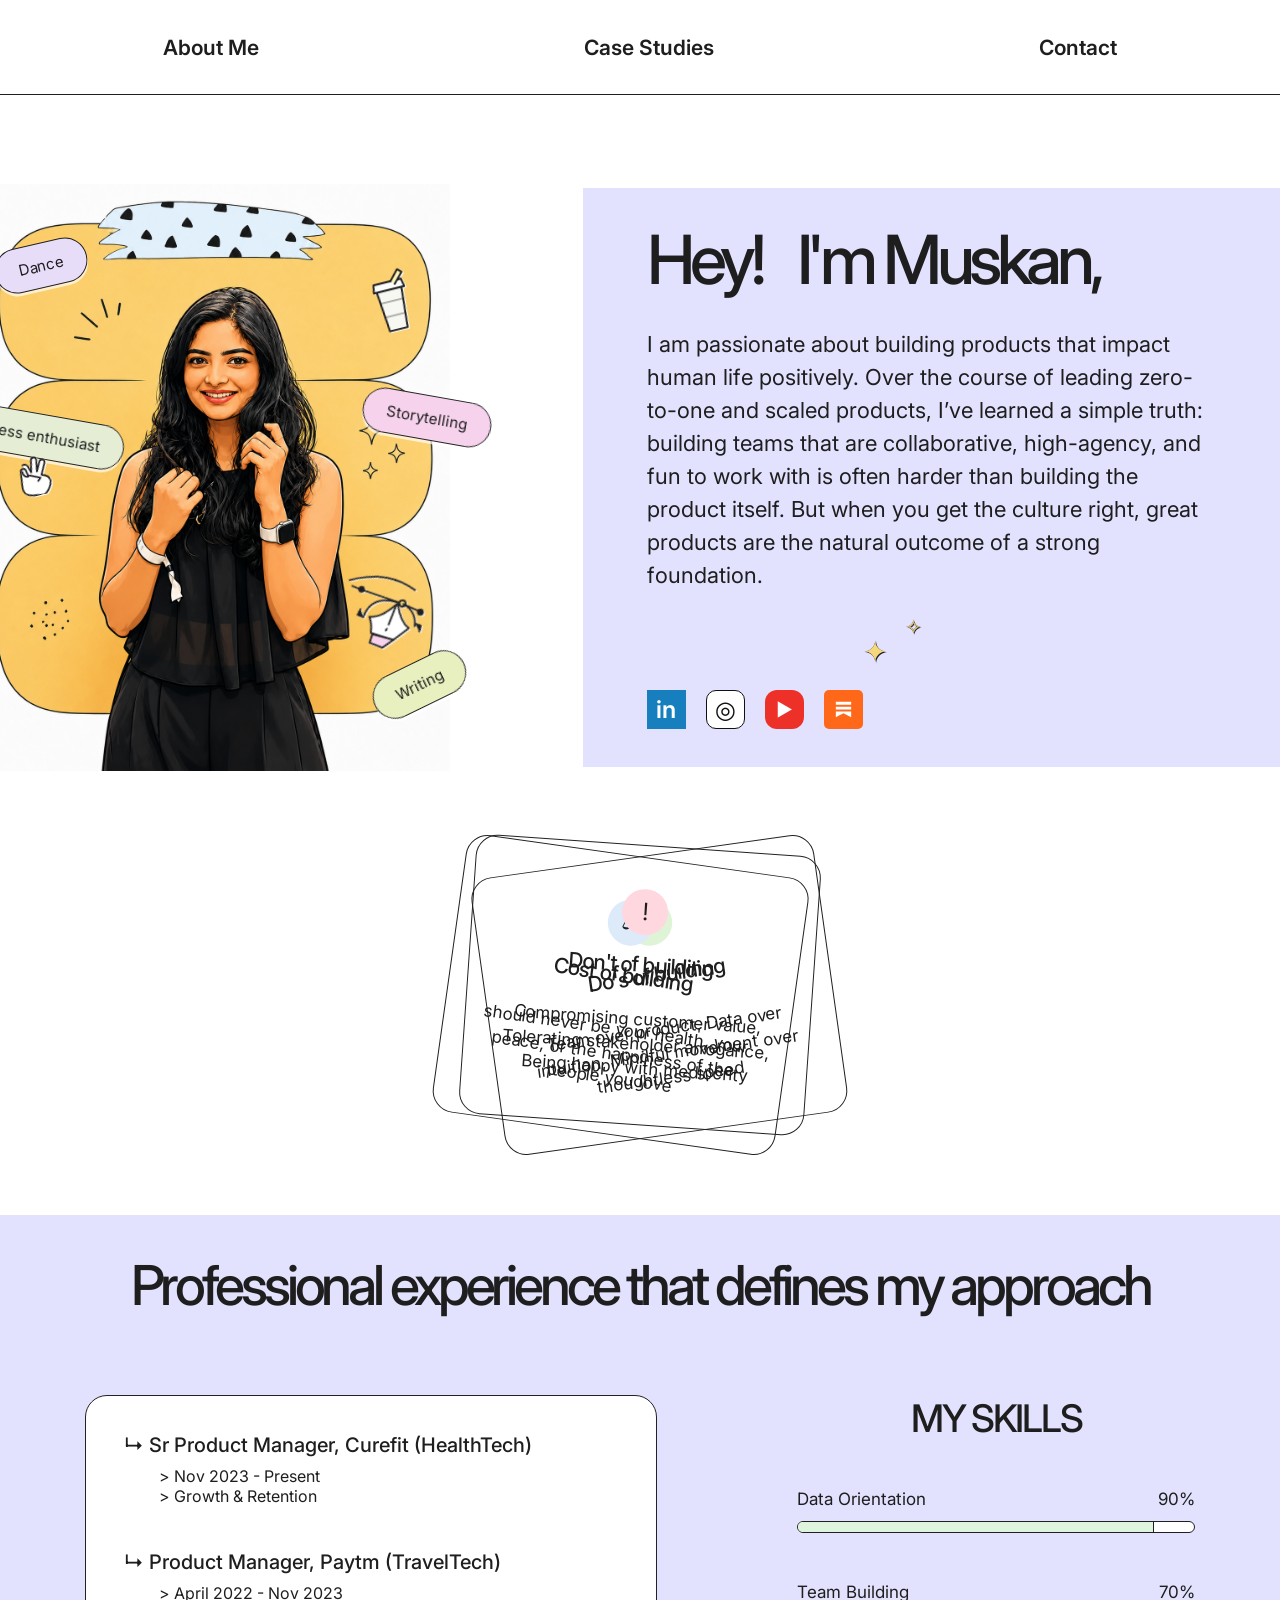
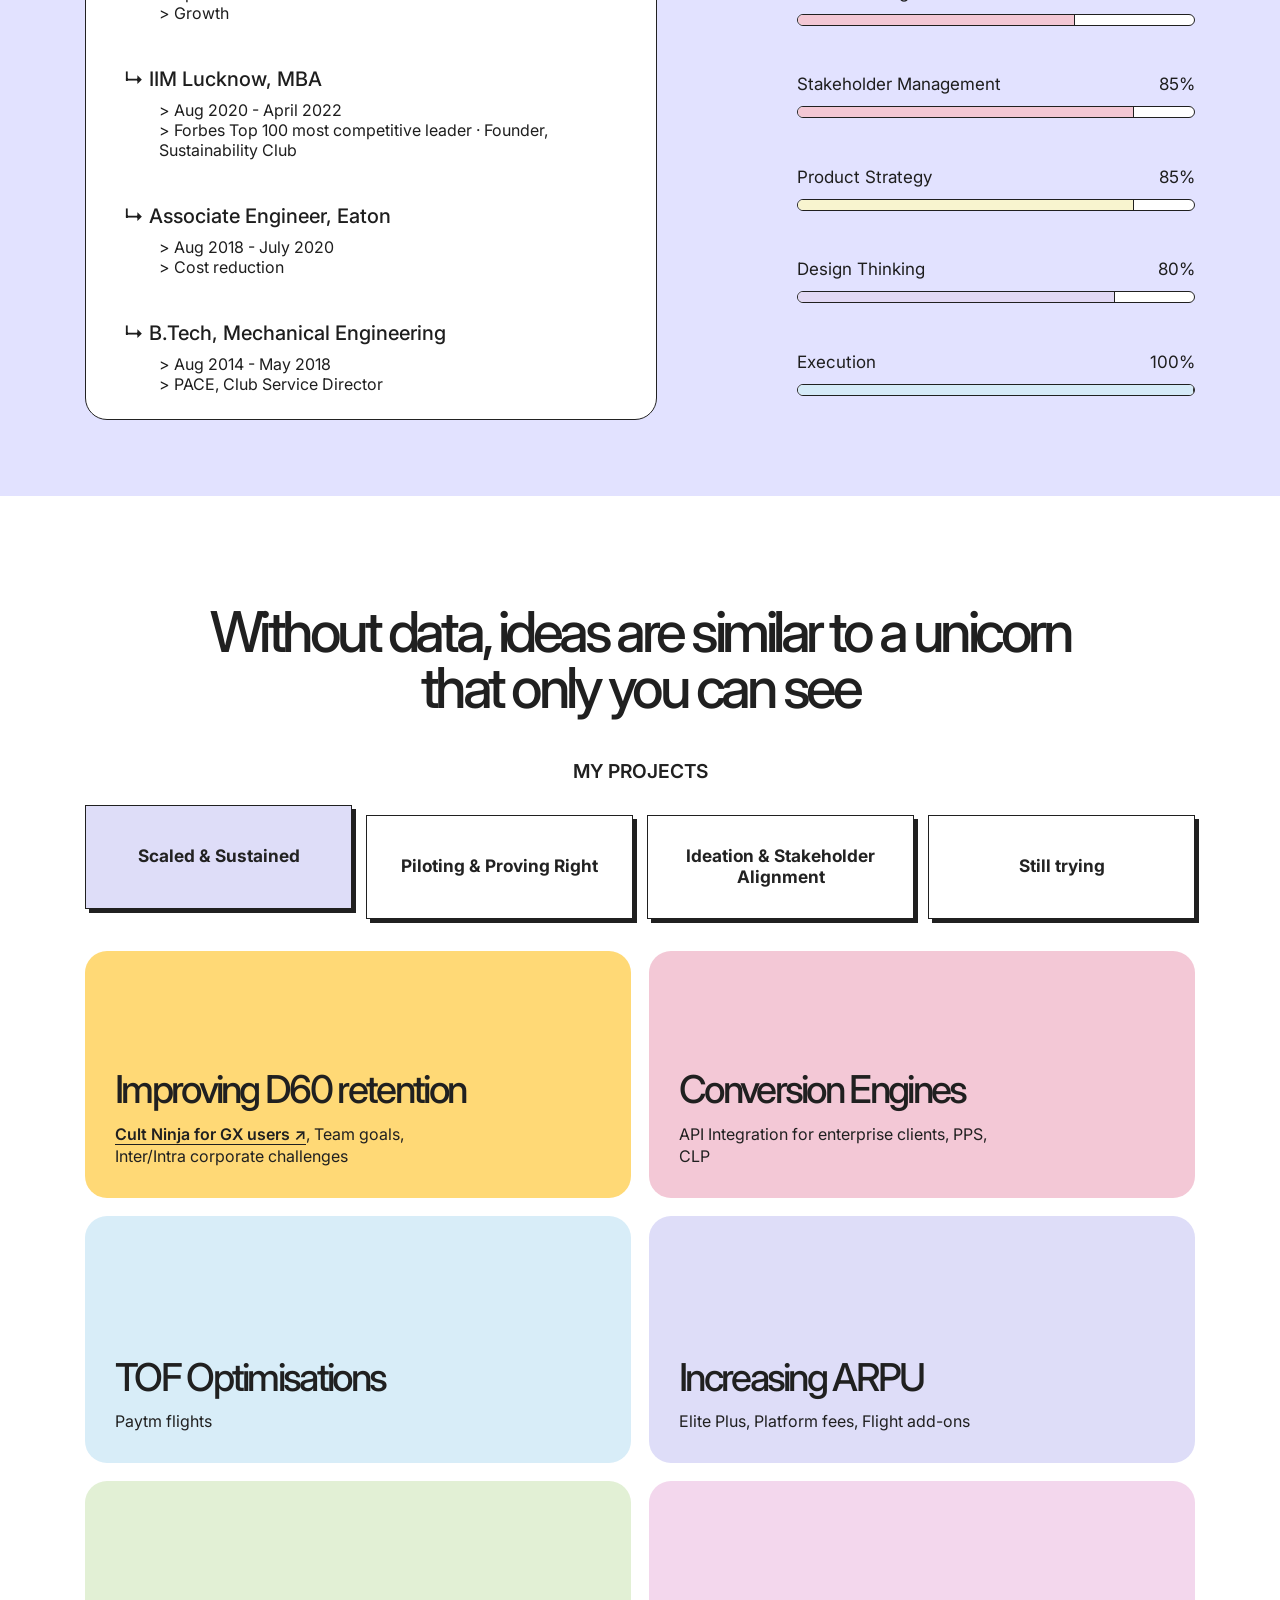
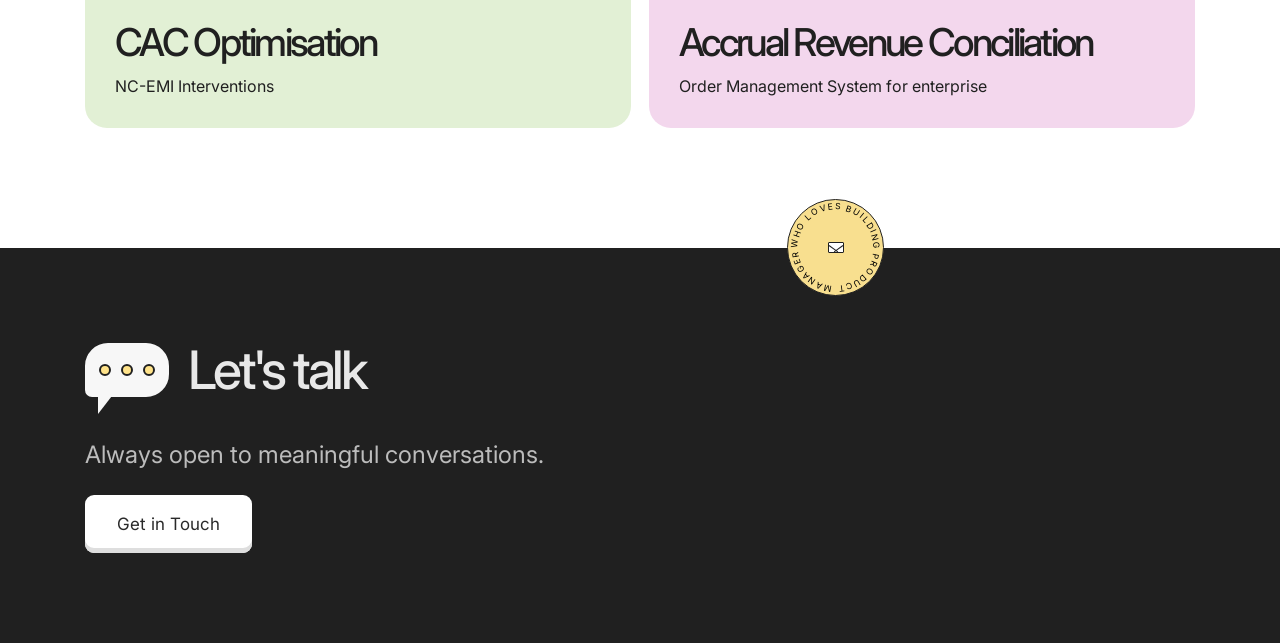
<file: index.html>
<!doctype html>
<html lang="en">
  <head>
    <meta charset="UTF-8" />
    <meta name="viewport" content="width=device-width, initial-scale=1.0" />
    <title>Bridging the Gap Between Education and the Real World</title>
    <script async src="https://www.googletagmanager.com/gtag/js?id=G-1BVSMTF544"></script>
    <script>
      window.dataLayer = window.dataLayer || [];
      function gtag(){dataLayer.push(arguments);}
      gtag("js", new Date());
      gtag("config", "G-1BVSMTF544");
    </script>
    <script type="module" crossorigin src="./assets/main-HWmDA6gy.js"></script>
    <link rel="modulepreload" crossorigin href="./assets/jsx-runtime-35tFklE7.js">
    <link rel="stylesheet" crossorigin href="./assets/main-FD2dLVYE.css">
  </head>
  <body>
    <div id="root"></div>
  </body>
</html>
</file>
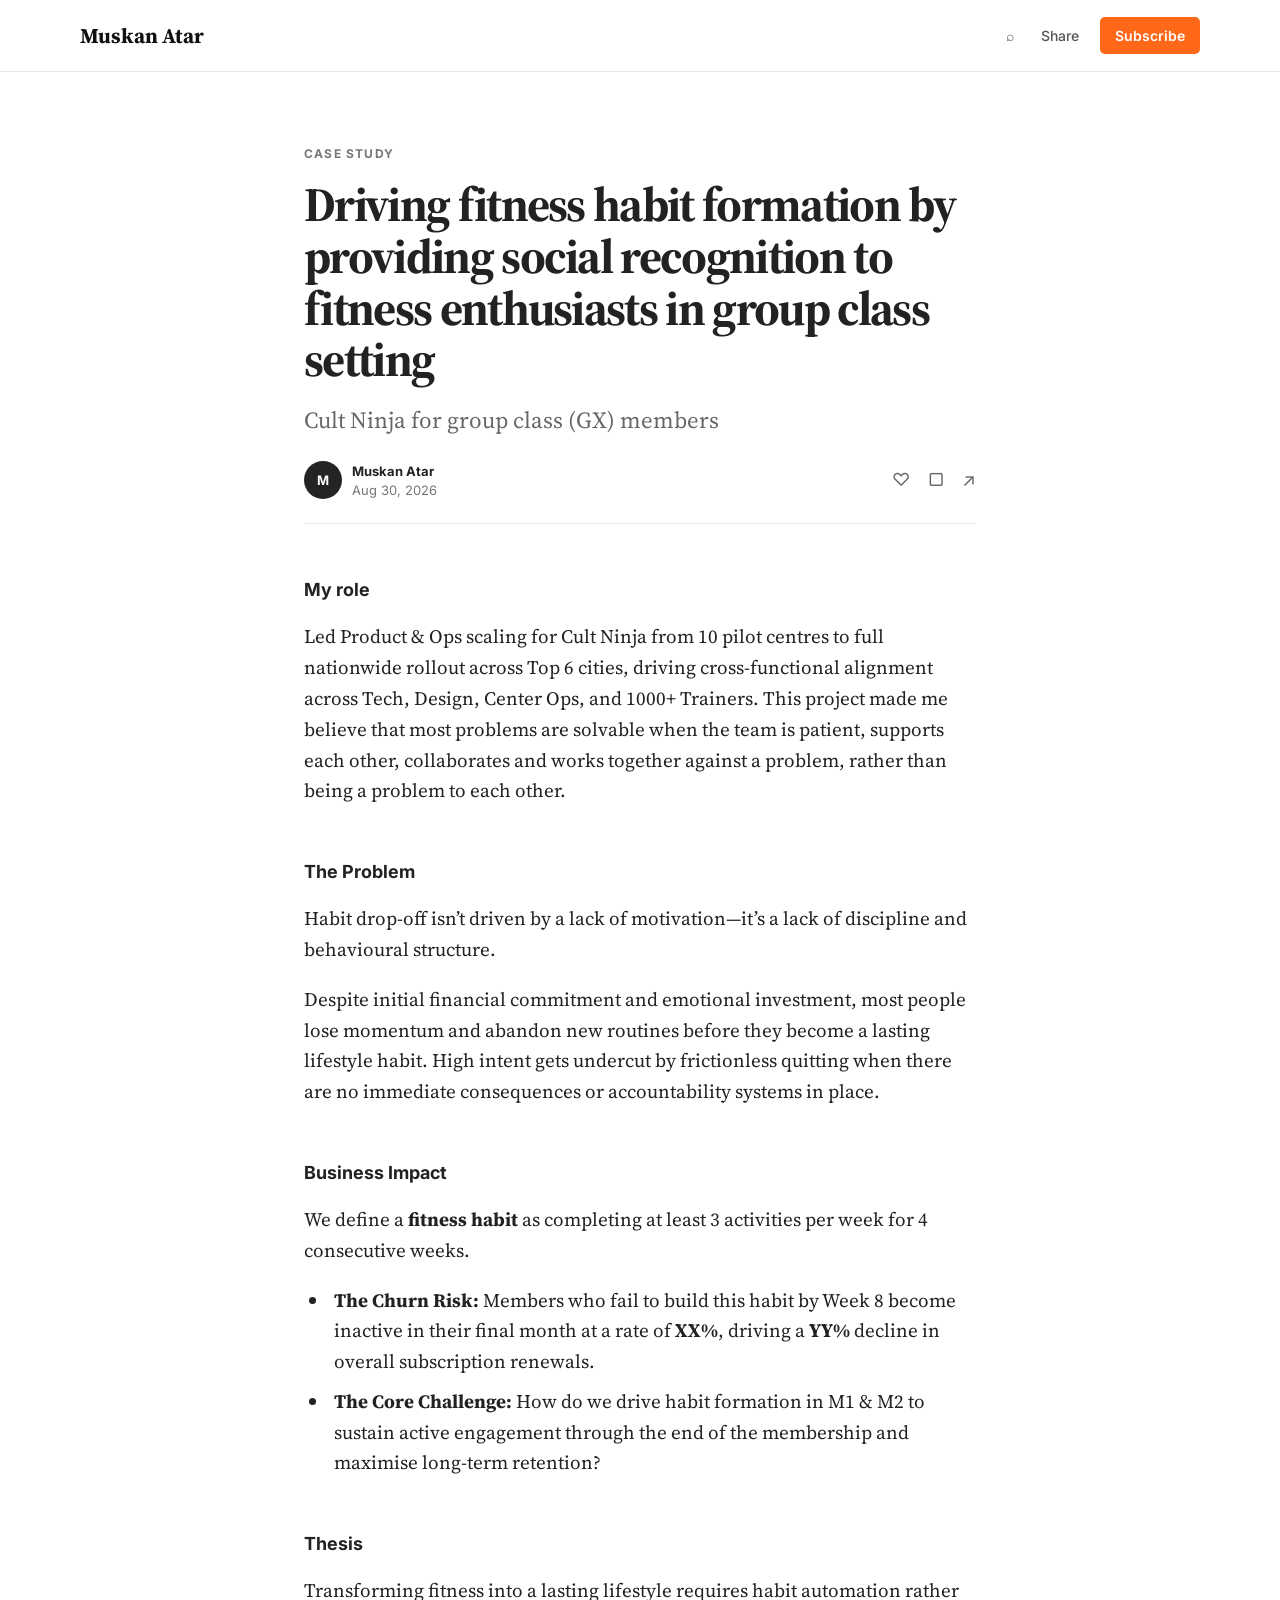
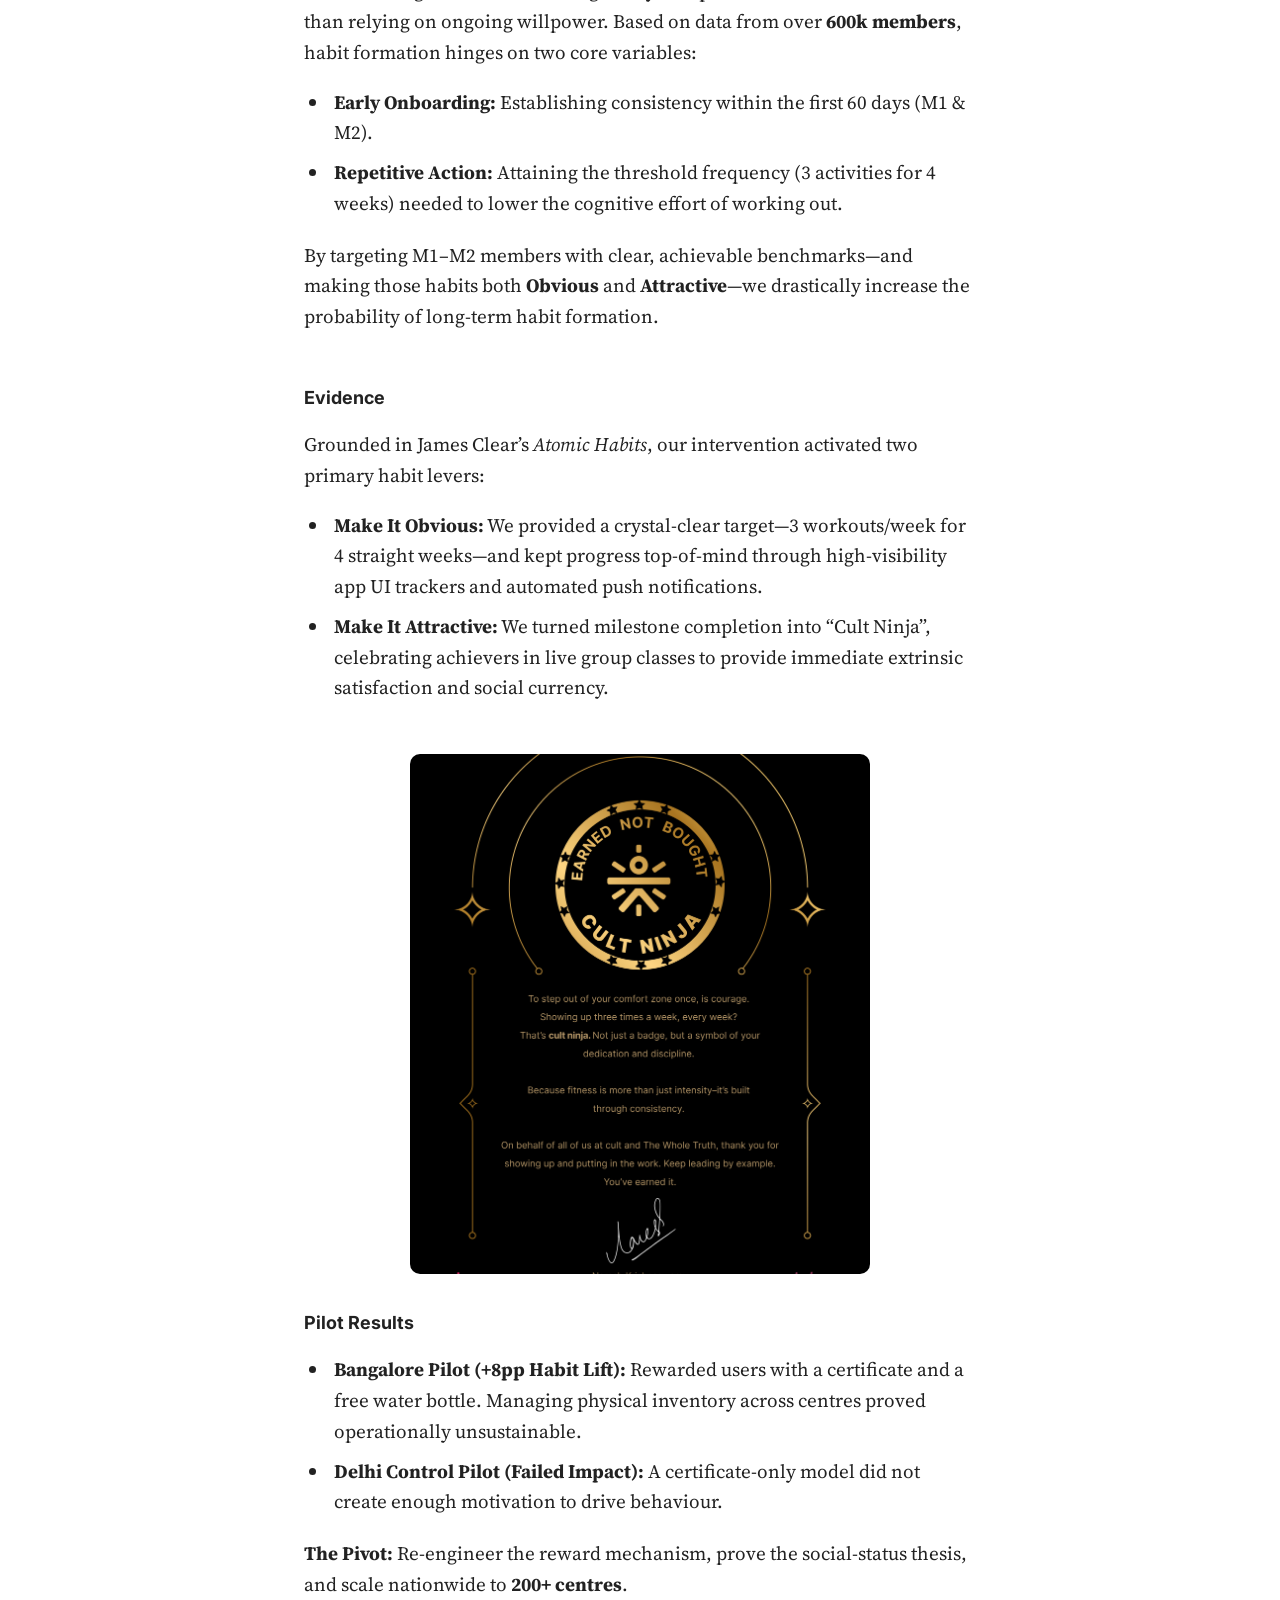
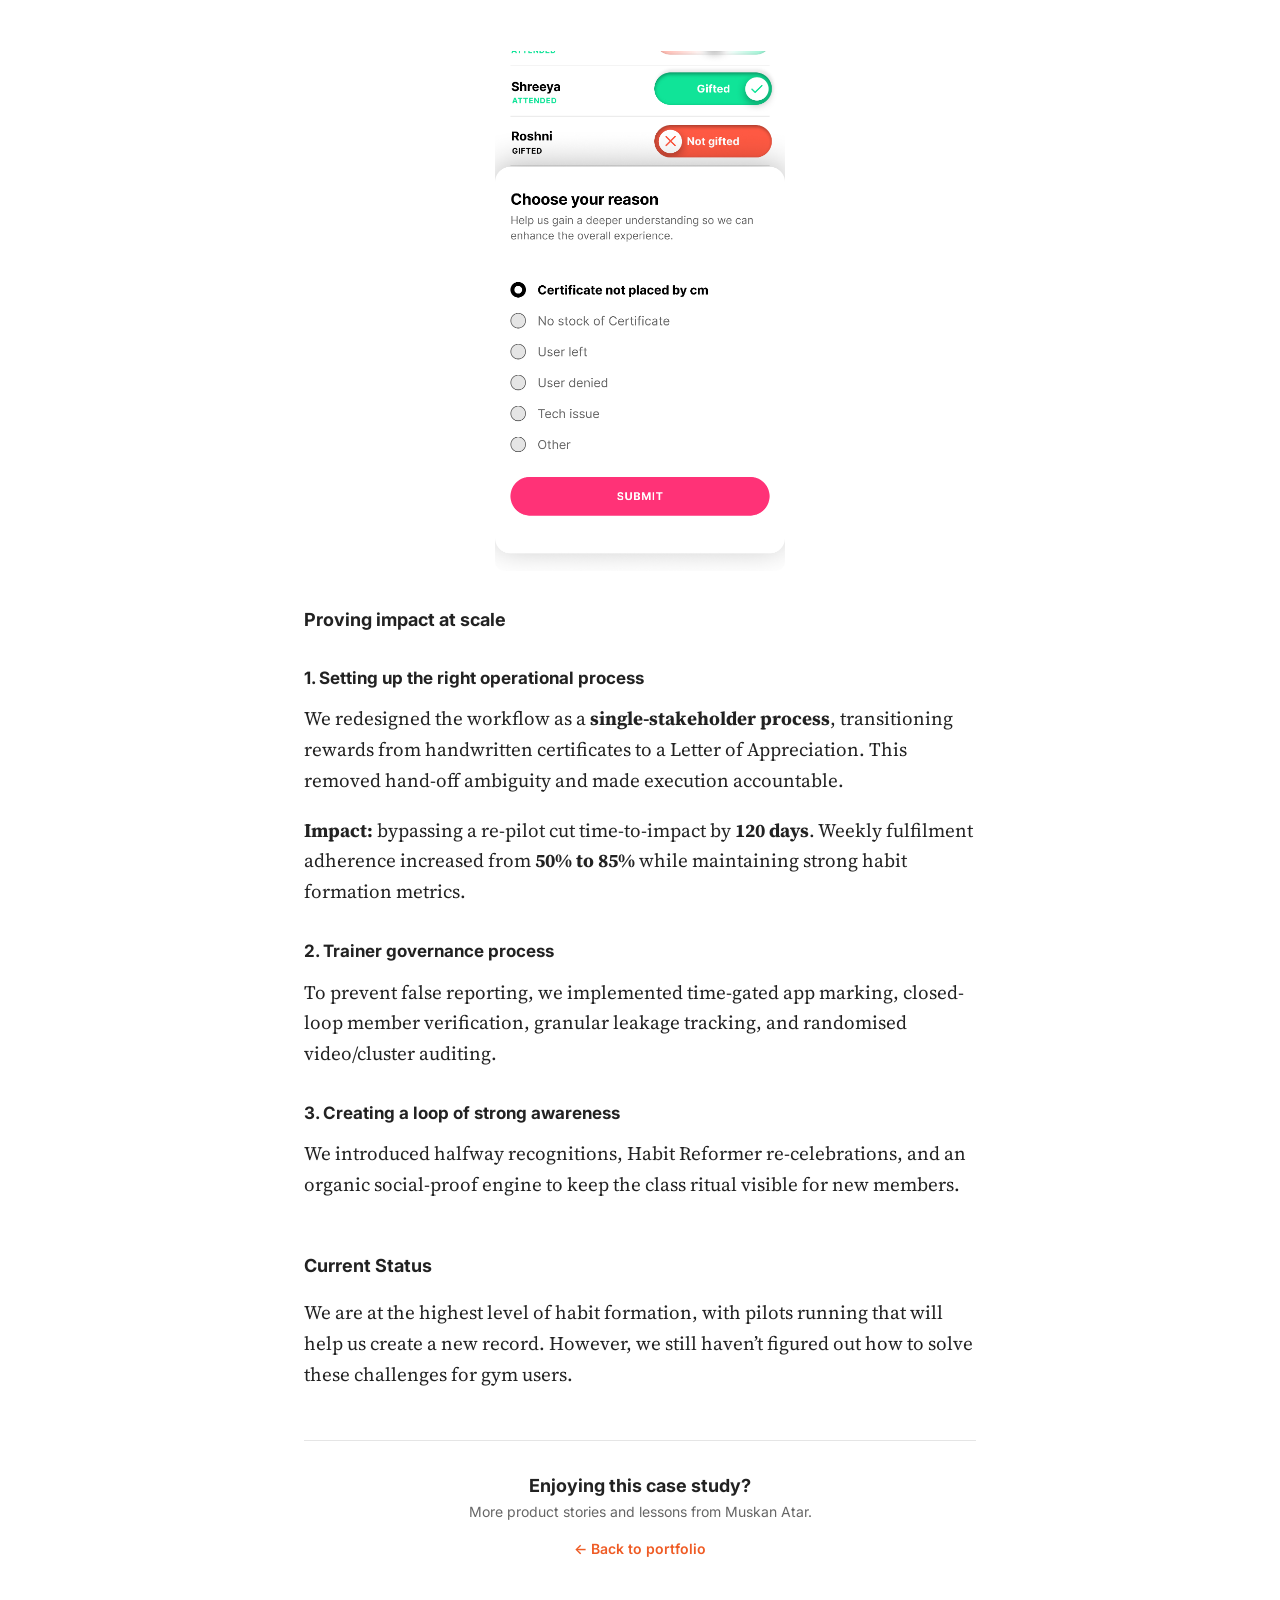
<file: cult-ninja.html>
<!doctype html>
<html lang="en">
  <head>
    <meta charset="UTF-8" />
    <meta name="viewport" content="width=device-width, initial-scale=1.0" />
    <title>Cult Ninja for GX members · Muskan Atar</title>
    <script async src="https://www.googletagmanager.com/gtag/js?id=G-1BVSMTF544"></script>
    <script>
      window.dataLayer = window.dataLayer || [];
      function gtag(){dataLayer.push(arguments);}
      gtag("js", new Date());
      gtag("config", "G-1BVSMTF544");
    </script>
    <script type="module" crossorigin src="./assets/cultNinja-B9pQpgIs.js"></script>
    <link rel="modulepreload" crossorigin href="./assets/jsx-runtime-35tFklE7.js">
    <link rel="stylesheet" crossorigin href="./assets/cultNinja-lnc88e6N.css">
  </head>
  <body>
    <div id="root"></div>
  </body>
</html>
</file>
<file: assets/main-FD2dLVYE.css>
@import "https://fonts.googleapis.com/css2?family=Inter:wght@400;500;600&display=swap";:root{color:#1e1e1e;font-synthesis:none;background:#fff;font-family:Inter,system-ui,sans-serif}*{box-sizing:border-box}html{scroll-behavior:smooth}body{margin:0;overflow-x:hidden}a{color:inherit;text-decoration:none}button{font:inherit}.page{width:min(1110px,100% - 64px);margin:auto}.nav{z-index:10;background:#fff;border-bottom:1px solid #202020;justify-content:space-around;align-items:center;height:95px;font-size:21px;font-weight:600;display:flex;position:sticky;top:0}.nav a{transition:all .2s}.nav a:hover{opacity:.58;transform:translateY(-2px)}.hero{grid-template-columns:47% 53%;align-items:center;gap:50px;min-height:745px;padding:80px 38px 60px;display:grid}.hero-art{justify-self:center;width:100%;max-width:470px;position:relative}.hero-art img{width:100%;height:auto;display:block}.tag{background:#e8ddf9;border:1px solid #222;border-radius:999px;padding:12px 23px;font-size:15px;position:absolute;transform:rotate(-13deg);box-shadow:0 3px #fffa}.dance{top:10%;left:3%}.fitness{background:#e5eed5;top:39%;left:-7%;transform:rotate(10deg)}.writing{background:#e9f0bf;bottom:11%;right:-4%;transform:rotate(-26deg)}.story{background:#f7d2ed;top:36%;right:-9%;transform:rotate(10deg)}.round-tag,.footer-badge{text-align:center;text-transform:uppercase;letter-spacing:2px;background:#dceafa;border:1px solid #222;border-radius:50%;place-items:center;width:130px;height:130px;font-size:8px;line-height:1.7;display:grid;transform:rotate(-25deg)}.round-tag{position:absolute;bottom:-9%;left:-9%}.hero-copy h1{letter-spacing:-.08em;white-space:nowrap;margin:0 0 34px;font-size:clamp(52px,5.3vw,79px);font-weight:500;line-height:1}.hero-copy h1 span{margin-left:25px}.hero-copy p{max-width:600px;margin:0;font-size:22px;line-height:1.5}.socials{gap:26px;margin-top:66px;display:flex}.socials a{color:#fff;background:#177fbd;place-items:center;width:39px;height:39px;font-size:24px;font-weight:600;transition:all .25s;display:grid}.socials a:nth-child(2){color:#111;background:#fff;border:1px solid #111;border-radius:10px}.socials a:nth-child(3){background:#ed3028;border-radius:12px;font-size:18px}.socials a:hover{transform:translateY(-5px)rotate(-4deg)}.principles{grid-template-columns:1fr 1fr;gap:30px;padding:40px 0 20px;display:grid}.principles article{text-align:center;border:1px solid #222;border-radius:22px;align-content:center;justify-items:center;min-height:176px;padding:28px;display:grid}.principles article:last-child{grid-column:1/-1;min-height:145px}.principles h2{margin:0 0 30px;font-size:20px;font-weight:500}.principles p{max-width:460px;margin:0;font-size:17px;line-height:1.45}.experience{padding:5px 0 150px}.section-title{text-align:center;letter-spacing:-.075em;margin:0 0 82px;font-size:clamp(40px,4.3vw,60px);font-weight:500;line-height:1}.experience-grid{grid-template-columns:1.18fr .82fr;align-items:start;gap:140px;display:grid}.timeline{border:1px solid #222;border-radius:22px;padding:37px 38px 25px}.job{margin:0 0 44px}.job:last-child{margin-bottom:0}.job h3{margin:0 0 9px;font-size:20px;font-weight:500}.job p{margin:0 0 0 35px;font-size:16px;line-height:1.25}.skills h2{text-align:center;letter-spacing:-.06em;margin:0 0 113px;font-size:38px;font-weight:500}.skill{margin-bottom:41px}.skill>div{justify-content:space-between;margin-bottom:12px;font-size:17px;display:flex}.skill i{background:#fff;border:1px solid #202020;border-radius:20px;height:12px;display:block;overflow:hidden}.skill b{border-right:1px solid #202020;height:100%;animation:1.2s both fill;display:block}.pink{background:#f3c7d4}.yellow{background:#f8f4cf}.lavender{background:#e1d8f4}.blue{background:#d5eaf7}.work{padding:30px 0 0}.work-quote{letter-spacing:-.08em;text-align:center;margin:0 0 95px;font-size:clamp(35px,4.4vw,59px);font-weight:500;line-height:1}.tabs{align-items:end;gap:10px;padding-left:18px;display:flex}.tab{cursor:pointer;background:#fff;border:1px solid #222;border-bottom:0;border-radius:21px 21px 0 0;padding:28px 35px;font-size:18px;transition:all .2s}.tab:hover,.tab.active{transform:translateY(-10px)}.tab-1{background:#d9edf9}.tab-2{background:#dfdef8}.tab-3{background:#f29fa2}.projects{border:1px solid #222;border-bottom:0;padding:0 40px}.project{border-bottom:1px solid #222;padding:34px 0;transition:all .25s}.project h3{letter-spacing:-.07em;margin:0 0 16px;font-size:clamp(31px,3.4vw,49px);font-weight:500}.project h3 span{color:#86678f;width:34px;font-size:25px;display:inline-block}.project p{margin:0;font-size:17px}.project.muted{opacity:.25}footer{color:#e8e8e8;background:#202020;min-height:390px;padding:90px 0;position:relative;overflow:hidden}.footer{align-items:center;gap:150px;display:flex;position:relative}.footer h2{letter-spacing:-.07em;margin:0 0 38px;font-size:53px;font-weight:500}.footer h2 span{color:#fff0bb}.footer p{color:#bcbcbc;margin:0;font-size:24px}.contact-button{color:#292929;background:#aaa;border-radius:9px;padding:19px 32px;font-size:17px;box-shadow:inset 0 -5px #868686}.footer-badge{color:#1f1f1f;background:#f8df8f;position:absolute;top:-135px;right:65px}@keyframes rise{0%{opacity:0;transform:translateY(30px)}to{opacity:1;transform:translateY(0)}}@keyframes fill{0%{transform-origin:0;transform:scaleX(0)}to{transform-origin:0;transform:scaleX(1)}}.reveal{animation:.8s both rise}.delay{animation-delay:.16s}@media (width<=900px){.nav{height:68px;font-size:15px}.page{width:min(100% - 32px,620px)}.hero{grid-template-columns:1fr;gap:35px;padding:55px 0 85px}.hero-art{width:min(100%,450px)}.hero-copy h1{white-space:normal;font-size:57px}.hero-copy h1 span{margin-left:0}.hero-copy p{font-size:18px}.socials{margin-top:35px}.principles{grid-template-columns:1fr;gap:15px}.principles article:last-child{grid-column:auto}.experience{padding-bottom:80px}.section-title{margin-bottom:45px}.experience-grid{grid-template-columns:1fr;gap:60px}.skills h2{margin-bottom:55px}.tabs{padding-left:0;overflow-x:auto}.tab{white-space:nowrap;padding:20px 18px;font-size:14px}.projects{padding:0 22px}.project{padding:27px 0}.project p{font-size:15px}.footer{display:block}.footer h2{font-size:46px}.footer p{margin-bottom:38px;font-size:19px}.footer-badge{width:105px;height:105px;top:-145px;right:10px}}.round-tag,.footer-badge{overflow:hidden;transform:none}.badge-copy{transform-origin:50%;width:100%;height:100%;animation:18s linear infinite badge-spin;position:absolute;inset:0}.badge-copy text{letter-spacing:.2px;font-family:Inter,sans-serif;font-size:9px;font-weight:400}.envelope{background:#fff;border:3px solid #202020;border-radius:5px;width:43px;height:30px;position:absolute}.envelope:before,.envelope:after{content:"";border-top:3px solid #202020;width:27px;position:absolute;top:5px}.envelope:before{transform-origin:0;left:-2px;transform:rotate(36deg)}.envelope:after{transform-origin:100%;right:-2px;transform:rotate(-36deg)}@keyframes badge-spin{to{transform:rotate(360deg)}}@media (width>=901px){.hero{position:relative}.hero:before{content:"";z-index:0;background:#e2e2ff;width:700px;position:absolute;top:0;bottom:0;left:calc(47% + 25px)}.hero-art,.hero-copy{z-index:1}}.hero-copy{height:100%;min-height:610px;box-shadow:none;background:#e2e2ff;flex-direction:column;justify-content:center;align-self:stretch;padding:72px 64px 66px;display:flex;position:relative}.hero-copy:before,.hero-copy:after{color:#f6d77b;text-shadow:0 0 #202020,1px 1px #202020;font-size:29px;line-height:1;position:absolute}.hero-copy:before{content:"✦";bottom:101px;left:40%}.hero-copy:after{content:"✧";font-size:20px;bottom:130px;left:46%}.hero-copy .socials{margin-top:98px}@media (width>=901px){.hero:before{display:none}.hero-copy{align-self:center;width:700px;height:auto;min-height:0;padding-top:38px;padding-bottom:38px;left:-76px}.hero-art{left:-151px}}@media (width<=900px){.hero-copy{height:auto;min-height:0;box-shadow:none;align-self:auto;padding:48px 30px}.hero-copy .socials{margin-top:75px}.hero-copy:before{bottom:97px;left:45%}.hero-copy:after{bottom:120px;left:51%}}.hero-art:before,.hero-art:after,.writing:before{z-index:3;color:#1e1e1e;filter:drop-shadow(1px 1px #fff);pointer-events:none;place-items:center;display:grid;position:absolute}.hero-art:before{content:"";background:url("data:image/svg+xml,%3csvg%20xmlns='http://www.w3.org/2000/svg'%20viewBox='0%200%2080%20100'%20fill='none'%20stroke='%231F1F1F'%20stroke-width='2.6'%20stroke-linecap='round'%20stroke-linejoin='round'%3e%3cpath%20d='M22%2028h35l-5%2057H27l-5-57Z'%20fill='%23F8F8F3'/%3e%3cpath%20d='M18%2029h43l-2-11H20l-2%2011Z'%20fill='%23FFF'/%3e%3cpath%20d='m44%2018%2013-14%205%205-13%2014'%20fill='%23FFF3B8'/%3e%3cpath%20d='M24%2045h32M27%2065h27'%20opacity='.35'/%3e%3c/svg%3e") 50%/contain no-repeat;width:58px;height:76px;top:14%;right:6%;transform:rotate(-14deg)}.hero-art:after{content:"";background:url("data:image/svg+xml,%3csvg%20xmlns='http://www.w3.org/2000/svg'%20viewBox='0%200%2080%2080'%20fill='none'%20stroke='%231F1F1F'%20stroke-width='3.2'%20stroke-linecap='round'%20stroke-linejoin='round'%3e%3cpath%20d='M23%2017c5-2%209%201%2010%206l3%2011%205-22c1-7%2011-6%2010%201l-4%2022%209-17c3-6%2012-2%209%204L54%2043c10%203%2015%208%2014%2016-1%208-11%2020-18%2022l-23-4c-10-2-15-10-14-19l4-30c1-6%209-6%2010%200l2%2012'%20fill='%23FFF'/%3e%3cpath%20d='M29%2040c-6%201-10-5-9-11'/%3e%3cpath%20d='m32%2039%2019%209-6%205'/%3e%3c/svg%3e") 50%/contain no-repeat;width:42px;height:42px;top:46%;left:7%;transform:rotate(-14deg)}.writing:before{content:"";background:url("data:image/svg+xml,%3csvg%20xmlns='http://www.w3.org/2000/svg'%20viewBox='0%200%20110%20110'%20fill='none'%20stroke='%231F1F1F'%20stroke-width='2.6'%20stroke-linecap='round'%20stroke-linejoin='round'%3e%3cpath%20d='M5%206C48-1%2076%209%2099%2029'/%3e%3cpath%20d='M8%2015%2019%2021'/%3e%3ccircle%20cx='21'%20cy='21'%20r='3.7'%20fill='%231F1F1F'/%3e%3cpath%20d='M22%2022%2078%2047'/%3e%3ccircle%20cx='79'%20cy='47'%20r='4.7'%20fill='%23F6D77B'/%3e%3cpath%20d='M82%2049%20103%2061'/%3e%3ccircle%20cx='104'%20cy='62'%20r='3.7'%20fill='%231F1F1F'/%3e%3cpath%20d='M80%2048c12%207%2017%2020%2014%2034'/%3e%3cpath%20d='M21%2060c8-17%2025-26%2051-15'/%3e%3cpath%20d='M29%2062c18%203%2030-8%2043-15%201%2018%204%2029%2013%2037L61%2099%2029%2086c2-9%202-16%200-24Z'%20fill='%23FFF'/%3e%3cpath%20d='m61%2099-17%2010-18-9%205-12%2030%2011Z'%20fill='%23F7D2ED'/%3e%3cpath%20d='M56%2076%2070%2048M53%2082l-2%202'/%3e%3cpath%20d='m17%2050-5%208%208%204M95%2078l8%204-3%208'%20fill='%231F1F1F'/%3e%3c/svg%3e") 50%/contain no-repeat;width:75px;height:75px;bottom:65px;right:8px;transform:rotate(21deg)}@media (width<=900px){.hero-art:before{width:48px;height:63px;top:14%}.hero-art:after{width:34px;height:34px}.writing:before{width:61px;height:61px;bottom:57px}}@media (width>=901px){.principles{grid-template-columns:repeat(3,1fr);gap:36px;margin-top:15px;padding-top:0;padding-bottom:80px}.principles article,.principles article:last-child{grid-column:auto;min-height:280px;transition:transform .78s cubic-bezier(.22,1,.36,1);animation:none;position:relative}.principles:not(.cards-open) article:first-child{z-index:1;transform:translate(116%)rotate(-8deg)}.principles:not(.cards-open) article:nth-child(2){z-index:3;transform:translateY(-10px)rotate(4deg)}.principles:not(.cards-open) article:nth-child(3){z-index:2;transform:translate(-116%)rotate(8deg)}}@media (prefers-reduced-motion:reduce){.principles article{animation:none!important}}.principles article{transition:transform .22s,background-color .22s,box-shadow .22s}.principles article:hover{background:#deddf8;box-shadow:7px 8px #202020}.principles article:nth-child(odd):hover{transform:rotate(-1.4deg)translateY(-5px)}.principles article:nth-child(2n):hover{transform:rotate(1.4deg)translateY(-5px)}.principles article h2{letter-spacing:-.04em;font-weight:500;font-size:21px!important}.principles article h2:before{display:none}.principles article:first-child h2:before{content:"✓";background:#dff3d6}.principles article:nth-child(2) h2:before{content:"!";background:#ffd8df}.principles article:nth-child(3) h2:before{content:"⚖";background:#dceafa;font-size:1.25rem}.info-icon{border:0;border-radius:50%;place-items:center;width:46px;height:46px;margin:0 auto 17px;font-size:1.5rem;line-height:1;display:grid}.info-icon.do{background:#dff3d6}.info-icon.dont{background:#ffd8df}.info-icon.cost{background:#dceafa;font-size:1.25rem}@media (prefers-reduced-motion:reduce){.principles article{transition:background-color .18s}.principles article:hover{transform:none}}.experience{isolation:isolate;box-shadow:none;background:#e2e2ff;position:relative}.experience:before{content:"";z-index:0;background:#e2e2ff;position:absolute;inset:0 calc(-50vw + 50%)}.experience>*{z-index:1;position:relative}.skill .green{background:#dff4dc}.timeline{background:#fff}@media (width>=901px){.experience-grid{align-items:stretch}.skills{flex-direction:column;display:flex}.skills h2{margin:0 0 24px}.skill{flex-direction:column;flex:1;justify-content:center;margin:0;display:flex}.experience{margin-bottom:-2px;padding-top:43px;padding-bottom:76px}}.work{color:#202020;background:#fff;padding:110px 0 120px}.work-quote{text-align:center;max-width:920px;margin:0 auto 42px}.projects-label{text-align:center;margin:0 0 32px;font-size:1.2rem;font-weight:600}.work .tabs{flex-wrap:wrap;align-items:stretch;gap:14px;margin:0 0 32px;padding:0;display:flex}.work .tab{color:#222;cursor:pointer;background:#fff;border:1px solid #202020;border-radius:0;flex:164px;min-width:164px;min-height:104px;padding:18px 22px;font-size:1.08rem;font-weight:700;line-height:1.2;transition:transform .18s,box-shadow .18s,background .18s;box-shadow:4px 4px #202020}.work .tab:hover{transform:translate(-4px,-4px);box-shadow:8px 8px #202020}.work .tab:focus-visible{outline-offset:3px;outline:3px solid #4a75ff}.work .tab.active{background:#deddf8;animation:.52s cubic-bezier(.2,.9,.25,1.25) category-select}.projects{border:0;grid-template-columns:repeat(2,minmax(0,1fr));gap:18px;padding:0;display:grid}.project{color:#202020;opacity:1;border:0;border-radius:22px;flex-direction:column;justify-content:flex-end;min-height:247px;padding:30px;transition:none;display:flex}.project:hover{box-shadow:none;transform:none}.project:nth-child(odd):hover,.project:nth-child(2n):hover{animation:none}.project:first-child{background:#ffd976}.project:nth-child(2){background:#f3c8d6}.project:nth-child(3){background:#d8edf8}.project:nth-child(4){background:#deddf8}.project:nth-child(5){background:#e2f0d5}.project:nth-child(6){background:#f3d7ed}.projects-animated .project{animation:none}.project h3{margin:0 0 14px;font-size:clamp(1.85rem,3vw,3.2rem);line-height:.98}.project p{max-width:34ch;margin:0;font-size:1rem;line-height:1.4}.case-study-link{border-bottom:1px solid;font-weight:600}@keyframes category-select{0%{transform:translateY(0)scale(1)}55%{transform:translateY(-13px)scale(1.04)}to{transform:translateY(-10px)scale(1)}}@media (width<=700px){.work{padding:76px 0}.projects{grid-template-columns:1fr}.project{min-height:190px;padding:24px}}.footer h2{align-items:center;gap:19px;display:flex}.footer{flex-direction:column;align-items:flex-start;gap:26px}footer{overflow:visible}.talk-bubble{background:#f7f7f7;border:2px solid #f7f7f7;border-radius:23px 23px 23px 7px;flex:none;justify-content:center;align-items:center;gap:10px;width:84px;height:54px;display:inline-flex;position:relative}.talk-bubble:after{content:"";border-top:22px solid #f7f7f7;border-right:17px solid #0000;width:0;height:0;position:absolute;bottom:-19px;left:11px}.talk-bubble i{background:#ffe38a;border:2px solid #202020;border-radius:50%;width:12px;height:12px}.contact-button{background:#fff;box-shadow:inset 0 -5px #dedede}.footer-badge{z-index:3;width:97px;height:97px;top:-139px;left:calc(50% + 147px);right:auto}.footer-badge .badge-copy i{font-size:8px}.footer-badge .envelope{border-width:1px;border-radius:1px;width:16px;height:11px;transform:none}.footer-badge .envelope:before,.footer-badge .envelope:after{border-top-width:1px;width:11px;top:2px}.footer-badge .envelope:before{left:0}.footer-badge .envelope:after{right:0}.round-tag .envelope{border-width:1px;border-radius:2px;width:21px;height:15px}.round-tag .envelope:before,.round-tag .envelope:after{border-top-width:1px;width:14px;top:2px}.round-tag .envelope:before{left:0}.round-tag .envelope:after{right:0}.footer-badge .envelope{transform:none}@media (width<=900px){.talk-bubble{border-radius:18px 18px 18px 6px;gap:7px;width:64px;height:43px}.talk-bubble:after{border-top-width:17px;border-right-width:13px;bottom:-15px}.talk-bubble i{width:9px;height:9px}}.socials a.substack{background:#ff6719;border-radius:5px}.substack svg{fill:#fff;width:23px;height:23px}@media (width>=901px){.socials{flex-wrap:nowrap;gap:20px;margin-top:76px}}
</file>
<file: assets/cultNinja-lnc88e6N.css>
@import "https://fonts.googleapis.com/css2?family=Inter:wght@400;500;600;700&family=Source+Serif+4:opsz,wght@8..60,400;8..60,600;8..60,700&display=swap";*{box-sizing:border-box}body{color:#222;background:#fff;margin:0;font-family:Inter,Arial,sans-serif}.publication{z-index:2;background:#fff;border-bottom:1px solid #e9e9e9;justify-content:space-between;align-items:center;height:72px;padding:0 max(26px,50vw - 560px);display:flex;position:sticky;top:0}.publication-name{color:#111;font-family:"Source Serif 4",serif;font-size:21px;font-weight:700;text-decoration:none}.publication nav{align-items:center;gap:15px;display:flex}.publication button{color:#555;background:0 0;border:0;font:500 14px Inter}.subscribe{color:#fff;background:#ff6719;border-radius:5px;padding:10px 15px;font-size:14px;font-weight:600;text-decoration:none}.post{max-width:720px;margin:0 auto;padding:74px 24px 90px}.post-header{border-bottom:1px solid #ededed;padding-bottom:24px}.eyebrow{color:#777;letter-spacing:.1em;margin:0 0 18px;font-size:12px;font-weight:700}.post h1{letter-spacing:-.035em;max-width:700px;margin:0;font-family:"Source Serif 4",Georgia,serif;font-size:48px;line-height:1.08}.subtitle{color:#666;margin:18px 0 25px;font-family:"Source Serif 4",Georgia,serif;font-size:23px}.byline{align-items:center;gap:10px;font-size:13px;display:flex}.avatar{color:#fff;background:#242424;border-radius:50%;place-items:center;width:38px;height:38px;font-weight:700;display:grid}.byline span:nth-child(2){gap:3px;display:grid}.byline time{color:#777}.byline-actions{color:#666;margin-left:auto;font-size:18px}.post-body{font-family:"Source Serif 4",Georgia,serif;font-size:19px;line-height:1.62}.post-body section{margin:51px 0}.post-body h2{margin:0 0 17px;font-family:Inter,sans-serif;font-size:18px}.post-body h3{margin:31px 0 11px;font-family:Inter,sans-serif;font-size:17px}.post-body p{margin:0 0 19px}.post-body ul{margin:0 0 21px;padding-left:25px}.post-body li{margin:9px 0;padding-left:5px}.article-footer{text-align:center;border-top:1px solid #e5e5e5;padding:34px 20px;font-family:Inter,sans-serif}.article-footer h3{margin:0 0 7px;font-size:18px}.article-footer p{color:#666;margin:0 0 18px;font-size:14px}.article-footer a{color:#ef5b24;font-size:14px;font-weight:600;text-decoration:none}@media (width<=650px){.publication{padding:0 18px}.publication nav button{display:none}.post{padding-top:45px}.post h1{font-size:37px}.subtitle{font-size:20px}.post-body{font-size:18px}}.post-body section:nth-of-type(6):before,.post-body section:nth-of-type(7):before{content:"";background-position:50%;background-repeat:no-repeat;background-size:cover;border-radius:10px;margin:28px auto 34px;display:block}.post-body section:nth-of-type(6):before{background-image:url(../cult-ninja/full.jpg);width:min(100%,460px);height:520px}.post-body section:nth-of-type(7):before{background-image:url(../cult-ninja/fulfilment.jpg);width:290px;height:520px}
</file>
